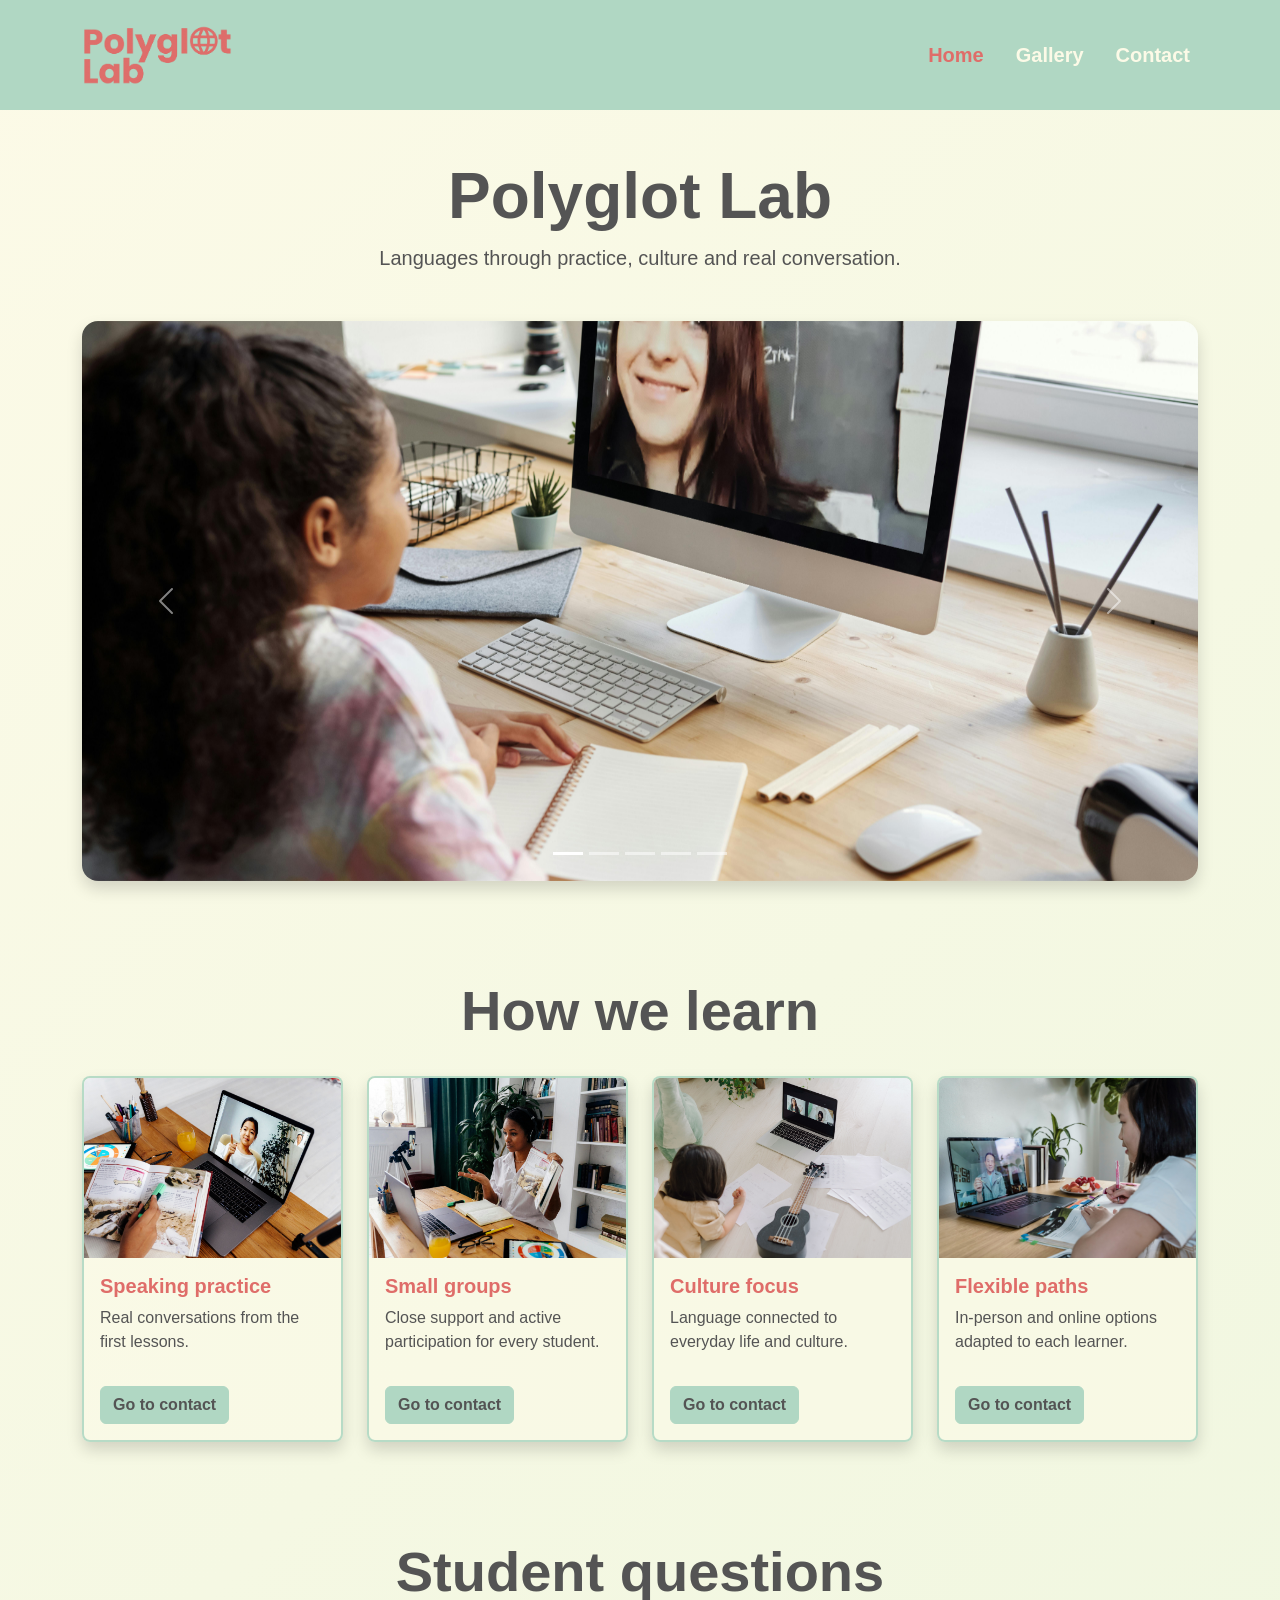
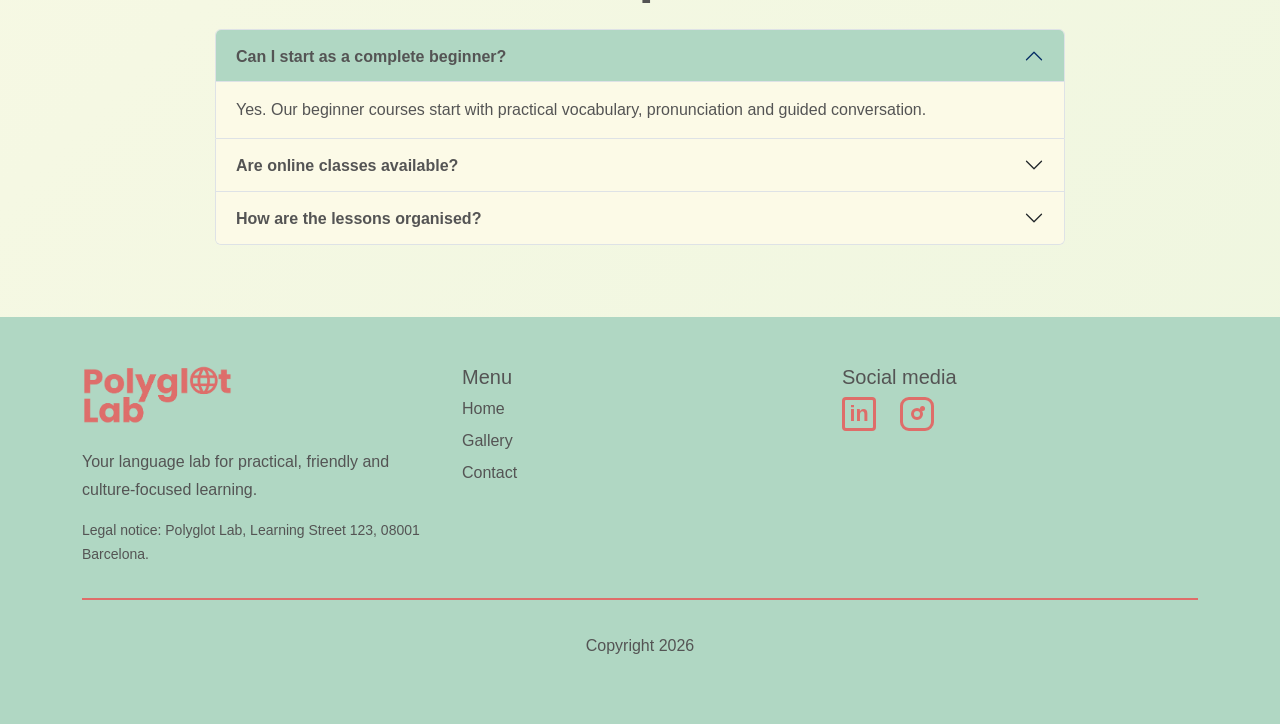
<file: index.html>
<!DOCTYPE html>
<html lang="en">
  <head>
    <meta charset="UTF-8">
    <meta name="viewport" content="width=device-width, initial-scale=1.0">
    <title>Polyglot Lab</title>
    <link
      href="https://cdn.jsdelivr.net/npm/bootstrap@5.3.3/dist/css/bootstrap.min.css"
      rel="stylesheet"
    >
    <link rel="stylesheet" href="./CSS/style.css">
  </head>
  <body class="bg-light text-dark">
    <header class="site-header fixed-top">
      <nav class="navbar navbar-expand-lg">
        <div class="container">
          <a class="navbar-brand" href="./index.html">
            <img
              src="./assets/images/Logo_PL.png"
              alt="Polyglot Lab"
              width="794"
              height="314"
            >
          </a>
          <button
            class="navbar-toggler"
            type="button"
            data-bs-toggle="collapse"
            data-bs-target="#mainNavbar"
            aria-controls="mainNavbar"
            aria-expanded="false"
            aria-label="Toggle navigation"
          >
            <span class="navbar-toggler-icon"></span>
          </button>
          <div class="collapse navbar-collapse" id="mainNavbar">
            <ul class="navbar-nav ms-auto mb-2 mb-lg-0 pt-3 pt-lg-0 gap-lg-3">
              <li class="nav-item">
                <a class="nav-link fw-bold fs-5 active" aria-current="page" href="./index.html">Home</a>
              </li>
              <li class="nav-item">
                <a class="nav-link fw-bold fs-5" href="./views/gallery.html">Gallery</a>
              </li>
              <li class="nav-item">
                <a class="nav-link fw-bold fs-5" href="./views/contact.html">Contact</a>
              </li>
            </ul>
          </div>
        </div>
      </nav>
    </header>

    <main>
      <!-- Section 1: Bootstrap carousel con 5 imágenes -->
      <section class="py-5 d-none d-lg-block" aria-labelledby="carousel-title">
        <div class="container">
          <h1 id="carousel-title" class="display-3 fw-bold text-center text-dark">Polyglot Lab</h1>
          <p class="lead text-center mx-auto mb-5 section-subtitle">Languages through practice, culture and real conversation.</p>

          <div
            id="polyglotCarousel"
            class="carousel slide"
            data-bs-ride="carousel"
          >
            <div class="carousel-indicators">
              <button type="button" data-bs-target="#polyglotCarousel" data-bs-slide-to="0" class="active" aria-current="true" aria-label="Slide 1"></button>
              <button type="button" data-bs-target="#polyglotCarousel" data-bs-slide-to="1" aria-label="Slide 2"></button>
              <button type="button" data-bs-target="#polyglotCarousel" data-bs-slide-to="2" aria-label="Slide 3"></button>
              <button type="button" data-bs-target="#polyglotCarousel" data-bs-slide-to="3" aria-label="Slide 4"></button>
              <button type="button" data-bs-target="#polyglotCarousel" data-bs-slide-to="4" aria-label="Slide 5"></button>
            </div>
            <div class="carousel-inner rounded-4 shadow">
              <div class="carousel-item active">
                <img
                  src="./assets/images/gallery/clase1.jpg"
                  class="d-block w-100 carousel-img"
                  alt="Online language lesson"
                  width="7276"
                  height="4856"
                >
              </div>
              <div class="carousel-item">
                <img
                  src="./assets/images/gallery/clase2.jpg"
                  class="d-block w-100 carousel-img"
                  alt="Student taking language notes"
                  width="7360"
                  height="4912"
                >
              </div>
              <div class="carousel-item">
                <img
                  src="./assets/images/gallery/clase3.jpg"
                  class="d-block w-100 carousel-img"
                  alt="Children learning with books"
                  width="6000"
                  height="4000"
                >
              </div>
              <div class="carousel-item">
                <img
                  src="./assets/images/gallery/clase4.jpg"
                  class="d-block w-100 carousel-img"
                  alt="Private remote language class"
                  width="6655"
                  height="4437"
                >
              </div>
              <div class="carousel-item">
                <img
                  src="./assets/images/gallery/clase5.jpg"
                  class="d-block w-100 carousel-img"
                  alt="Digital language lab"
                  width="6075"
                  height="4050"
                >
              </div>
            </div>
            <button class="carousel-control-prev" type="button" data-bs-target="#polyglotCarousel" data-bs-slide="prev">
              <span class="carousel-control-prev-icon" aria-hidden="true"></span>
              <span class="visually-hidden">Previous</span>
            </button>
            <button class="carousel-control-next" type="button" data-bs-target="#polyglotCarousel" data-bs-slide="next">
              <span class="carousel-control-next-icon" aria-hidden="true"></span>
              <span class="visually-hidden">Next</span>
            </button>
          </div>
        </div>
      </section>

      <!-- Section 2: 4 Bootstrap cards -->
      <section class="py-5" aria-labelledby="cards-title">
        <div class="container">
          <h2 id="cards-title" class="display-4 fw-bold text-center text-dark">How we learn</h2>
          <div class="row g-4 mt-2">
            <div class="col-12 col-sm-6 col-lg-3">
              <article class="card h-100 overflow-hidden rounded-3 shadow learning-card">
                <img
                  src="./assets/images/gallery/clase6.jpg"
                  class="card-img-top learning-card-img"
                  alt="Student joining an online speaking lesson"
                  width="4000"
                  height="2667"
                >
                <div class="card-body">
                  <h3 class="card-title h5 text-danger fw-bold">Speaking practice</h3>
                  <p class="card-text">Real conversations from the first lessons.</p>
                  <a class="btn btn-success mt-3" href="./views/contact.html">Go to contact</a>
                </div>
              </article>
            </div>
            <div class="col-12 col-sm-6 col-lg-3">
              <article class="card h-100 overflow-hidden rounded-3 shadow learning-card">
                <img
                  src="./assets/images/gallery/clase7.jpg"
                  class="card-img-top learning-card-img"
                  alt="Teacher supporting a small online group"
                  width="4000"
                  height="2667"
                >
                <div class="card-body">
                  <h3 class="card-title h5 text-danger fw-bold">Small groups</h3>
                  <p class="card-text">Close support and active participation for every student.</p>
                  <a class="btn btn-success mt-3" href="./views/contact.html">Go to contact</a>
                </div>
              </article>
            </div>
            <div class="col-12 col-sm-6 col-lg-3">
              <article class="card h-100 overflow-hidden rounded-3 shadow learning-card">
                <img
                  src="./assets/images/gallery/clase8.jpg"
                  class="card-img-top learning-card-img"
                  alt="Creative language activity with music"
                  width="7952"
                  height="5304"
                >
                <div class="card-body">
                  <h3 class="card-title h5 text-danger fw-bold">Culture focus</h3>
                  <p class="card-text">Language connected to everyday life and culture.</p>
                  <a class="btn btn-success mt-3" href="./views/contact.html">Go to contact</a>
                </div>
              </article>
            </div>
            <div class="col-12 col-sm-6 col-lg-3">
              <article class="card h-100 overflow-hidden rounded-3 shadow learning-card">
                <img
                  src="./assets/images/gallery/clase9.jpg"
                  class="card-img-top learning-card-img"
                  alt="Remote language lesson adapted to the student"
                  width="6000"
                  height="4000"
                >
                <div class="card-body">
                  <h3 class="card-title h5 text-danger fw-bold">Flexible paths</h3>
                  <p class="card-text">In-person and online options adapted to each learner.</p>
                  <a class="btn btn-success mt-3" href="./views/contact.html">Go to contact</a>
                </div>
              </article>
            </div>
          </div>
        </div>
      </section>

      <!-- Section 3: Bootstrap accordion -->
      <section class="py-5 d-none d-lg-block" aria-labelledby="bootstrap-title">
        <div class="container">
          <h2 id="bootstrap-title" class="display-4 fw-bold text-center text-dark">Student questions</h2>
          <div class="accordion mx-auto mt-4" id="studentQuestions">
            <div class="accordion-item">
              <h3 class="accordion-header">
                <button class="accordion-button" type="button" data-bs-toggle="collapse" data-bs-target="#questionOne" aria-expanded="true" aria-controls="questionOne">
                  Can I start as a complete beginner?
                </button>
              </h3>
              <div id="questionOne" class="accordion-collapse collapse show" data-bs-parent="#studentQuestions">
                <div class="accordion-body">
                  Yes. Our beginner courses start with practical vocabulary, pronunciation and guided conversation.
                </div>
              </div>
            </div>
            <div class="accordion-item">
              <h3 class="accordion-header">
                <button class="accordion-button collapsed" type="button" data-bs-toggle="collapse" data-bs-target="#questionTwo" aria-expanded="false" aria-controls="questionTwo">
                  Are online classes available?
                </button>
              </h3>
              <div id="questionTwo" class="accordion-collapse collapse" data-bs-parent="#studentQuestions">
                <div class="accordion-body">
                  Yes. Students can learn online or in person depending on availability and learning goals.
                </div>
              </div>
            </div>
            <div class="accordion-item">
              <h3 class="accordion-header">
                <button class="accordion-button collapsed" type="button" data-bs-toggle="collapse" data-bs-target="#questionThree" aria-expanded="false" aria-controls="questionThree">
                  How are the lessons organised?
                </button>
              </h3>
              <div id="questionThree" class="accordion-collapse collapse" data-bs-parent="#studentQuestions">
                <div class="accordion-body">
                  Each lesson combines speaking, listening, vocabulary and cultural context.
                </div>
              </div>
            </div>
          </div>
        </div>
      </section>
    </main>

    <!-- Footer -->
    <footer class="site-footer py-5 mt-4">
      <div class="container">
        <div class="row gy-4">
          <div class="col-12 col-lg-4">
            <img
              class="footer-logo mb-4"
              src="./assets/images/Logo_PL.png"
              alt="Polyglot Lab"
              width="794"
              height="314"
            >
            <p>Your language lab for practical, friendly and culture-focused learning.</p>
            <p class="small mb-0">Legal notice: Polyglot Lab, Learning Street 123, 08001 Barcelona.</p>
          </div>
          <div class="col-12 col-sm-6 col-lg-4">
            <h2 class="h5">Menu</h2>
            <nav class="nav flex-column gap-2 footer-nav">
              <a class="link-dark text-decoration-none" href="./index.html">Home</a>
              <a class="link-dark text-decoration-none" href="./views/gallery.html">Gallery</a>
              <a class="link-dark text-decoration-none" href="./views/contact.html">Contact</a>
            </nav>
          </div>
          <div class="col-12 col-sm-6 col-lg-4">
            <h2 class="h5">Social media</h2>
            <div class="d-flex gap-4 social-links">
              <a href="https://www.linkedin.com/" aria-label="LinkedIn">
                <span class="social-icon social-icon-linkedin" aria-hidden="true">in</span>
              </a>
              <a href="https://www.instagram.com/" aria-label="Instagram">
                <span class="social-icon social-icon-instagram" aria-hidden="true"></span>
              </a>
            </div>
          </div>
        </div>
        <p class="footer-copy">Copyright 2026</p>
      </div>
    </footer>

    <script src="https://cdn.jsdelivr.net/npm/bootstrap@5.3.3/dist/js/bootstrap.bundle.min.js"></script>
  </body>
</html>
</file>
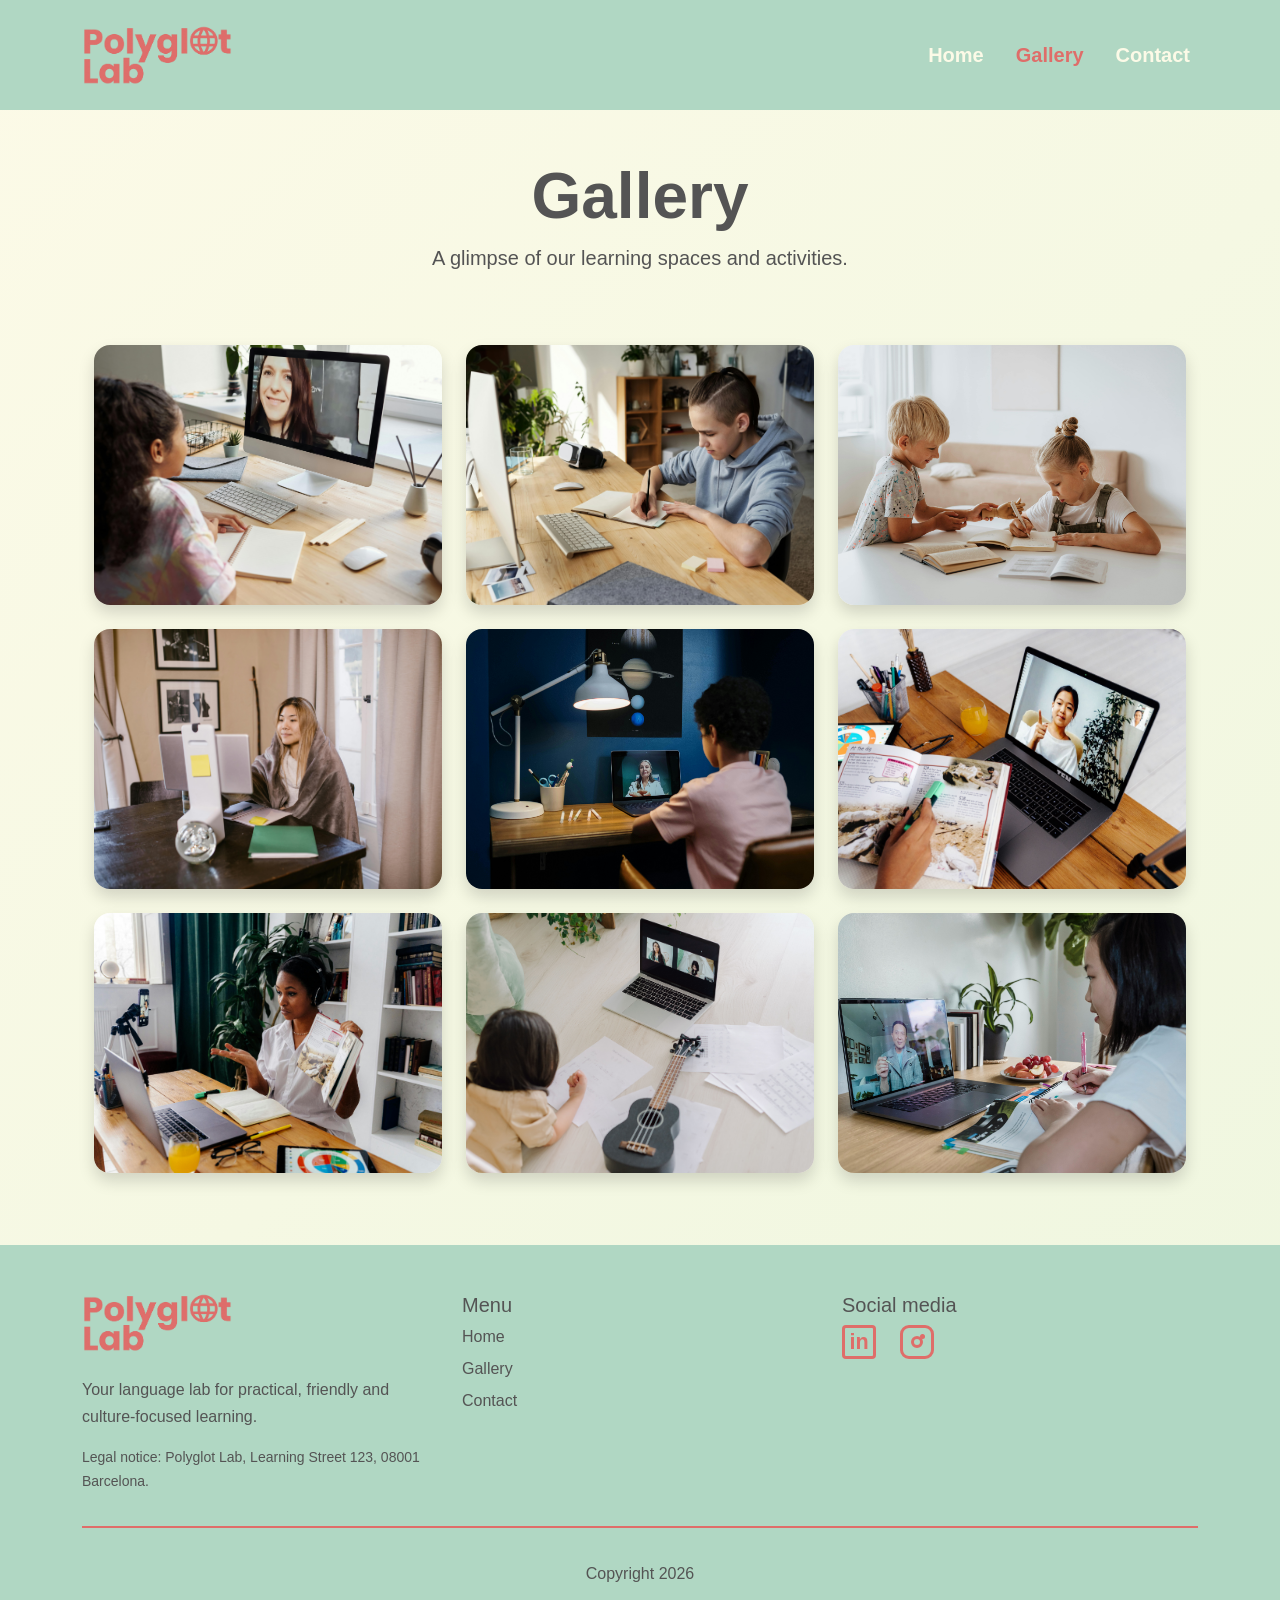
<file: views/gallery.html>
<!DOCTYPE html>
<html lang="en">
  <head>
    <meta charset="UTF-8">
    <meta name="viewport" content="width=device-width, initial-scale=1.0">
    <title>Gallery | Polyglot Lab</title>
    <link
      href="https://cdn.jsdelivr.net/npm/bootstrap@5.3.3/dist/css/bootstrap.min.css"
      rel="stylesheet"
    >
    <link rel="stylesheet" href="../CSS/style.css">
  </head>
  <body class="bg-light text-dark">
    <header class="site-header fixed-top">
      <nav class="navbar navbar-expand-lg">
        <div class="container">
          <a class="navbar-brand" href="../index.html">
            <img
              src="../assets/images/Logo_PL.png"
              alt="Polyglot Lab"
              width="794"
              height="314"
            >
          </a>
          <button
            class="navbar-toggler"
            type="button"
            data-bs-toggle="collapse"
            data-bs-target="#mainNavbar"
            aria-controls="mainNavbar"
            aria-expanded="false"
            aria-label="Toggle navigation"
          >
            <span class="navbar-toggler-icon"></span>
          </button>
          <div class="collapse navbar-collapse" id="mainNavbar">
            <ul class="navbar-nav ms-auto mb-2 mb-lg-0 pt-3 pt-lg-0 gap-lg-3">
              <li class="nav-item">
                <a class="nav-link fw-bold fs-5" href="../index.html">Home</a>
              </li>
              <li class="nav-item">
                <a class="nav-link fw-bold fs-5 active" aria-current="page" href="./gallery.html">Gallery</a>
              </li>
              <li class="nav-item">
                <a class="nav-link fw-bold fs-5" href="./contact.html">Contact</a>
              </li>
            </ul>
          </div>
        </div>
      </nav>
    </header>

    <main>
      <!-- Responsive gallery -->
      <section class="py-5" aria-labelledby="gallery-title">
        <div class="container">
          <h1 id="gallery-title" class="display-3 fw-bold text-center text-dark">Gallery</h1>
          <p class="lead text-center mx-auto mb-5 section-subtitle">A glimpse of our learning spaces and activities.</p>

          <div id="gallery" class="row g-4 gallery-grid">
            <div class="col-12 col-sm-6 col-lg-4">
              <figure class="gallery-item overflow-hidden rounded-4 shadow">
                <img class="w-100" src="../assets/images/gallery/clase1.jpg" alt="Online language class" width="7276" height="4856">
              </figure>
            </div>
            <div class="col-12 col-sm-6 col-lg-4">
              <figure class="gallery-item overflow-hidden rounded-4 shadow">
                <img class="w-100" src="../assets/images/gallery/clase2.jpg" alt="Student studying languages" width="7360" height="4912">
              </figure>
            </div>
            <div class="col-12 col-sm-6 col-lg-4">
              <figure class="gallery-item overflow-hidden rounded-4 shadow">
                <img class="w-100" src="../assets/images/gallery/clase3.jpg" alt="Children reading together" width="6000" height="4000">
              </figure>
            </div>
            <div class="col-12 col-sm-6 col-lg-4">
              <figure class="gallery-item overflow-hidden rounded-4 shadow">
                <img class="w-100" src="../assets/images/gallery/clase4.jpg" alt="Private remote lesson" width="6655" height="4437">
              </figure>
            </div>
            <div class="col-12 col-sm-6 col-lg-4">
              <figure class="gallery-item overflow-hidden rounded-4 shadow">
                <img class="w-100" src="../assets/images/gallery/clase5.jpg" alt="Digital language lab" width="6075" height="4050">
              </figure>
            </div>
            <div class="col-12 col-sm-6 col-lg-4">
              <figure class="gallery-item overflow-hidden rounded-4 shadow">
                <img class="w-100" src="../assets/images/gallery/clase6.jpg" alt="Interactive video class" width="4000" height="2667">
              </figure>
            </div>
            <div class="col-12 col-sm-6 col-lg-4">
              <figure class="gallery-item overflow-hidden rounded-4 shadow">
                <img class="w-100" src="../assets/images/gallery/clase7.jpg" alt="Teacher leading an online session" width="4000" height="2667">
              </figure>
            </div>
            <div class="col-12 col-sm-6 col-lg-4">
              <figure class="gallery-item overflow-hidden rounded-4 shadow">
                <img class="w-100" src="../assets/images/gallery/clase8.jpg" alt="Music and language activity" width="7952" height="5304">
              </figure>
            </div>
            <div class="col-12 col-sm-6 col-lg-4">
              <figure class="gallery-item overflow-hidden rounded-4 shadow">
                <img class="w-100" src="../assets/images/gallery/clase9.jpg" alt="Student in a remote language lesson" width="6000" height="4000">
              </figure>
            </div>
          </div>

          <div class="modal fade" id="galleryModal" tabindex="-1" aria-hidden="true">
            <div class="modal-dialog modal-dialog-centered modal-xl">
              <div class="modal-content bg-transparent border-0">
                <div class="modal-body p-0 text-end">
                  <button
                    type="button"
                    class="btn-close btn-close-white mb-3"
                    data-bs-dismiss="modal"
                    aria-label="Close image preview"
                  ></button>
                  <img
                    id="galleryModalImg"
                    class="img-fluid rounded-4 shadow"
                    src="../assets/images/gallery/clase1.jpg"
                    alt="Enlarged gallery image"
                    width="7276"
                    height="4856"
                  >
                </div>
              </div>
            </div>
          </div>
        </div>
      </section>
    </main>

    <!-- Footer -->
    <footer class="site-footer py-5 mt-4">
      <div class="container">
        <div class="row gy-4">
          <div class="col-12 col-lg-4">
            <img
              class="footer-logo mb-4"
              src="../assets/images/Logo_PL.png"
              alt="Polyglot Lab"
              width="794"
              height="314"
            >
            <p>Your language lab for practical, friendly and culture-focused learning.</p>
            <p class="small mb-0">Legal notice: Polyglot Lab, Learning Street 123, 08001 Barcelona.</p>
          </div>
          <div class="col-12 col-sm-6 col-lg-4">
            <h2 class="h5">Menu</h2>
            <nav class="nav flex-column gap-2 footer-nav">
              <a class="link-dark text-decoration-none" href="../index.html">Home</a>
              <a class="link-dark text-decoration-none" href="./gallery.html">Gallery</a>
              <a class="link-dark text-decoration-none" href="./contact.html">Contact</a>
            </nav>
          </div>
          <div class="col-12 col-sm-6 col-lg-4">
            <h2 class="h5">Social media</h2>
            <div class="d-flex gap-4 social-links">
              <a href="https://www.linkedin.com/" aria-label="LinkedIn">
                <span class="social-icon social-icon-linkedin" aria-hidden="true">in</span>
              </a>
              <a href="https://www.instagram.com/" aria-label="Instagram">
                <span class="social-icon social-icon-instagram" aria-hidden="true"></span>
              </a>
            </div>
          </div>
        </div>
        <p class="footer-copy">Copyright 2026</p>
      </div>
    </footer>

    <script src="https://cdn.jsdelivr.net/npm/bootstrap@5.3.3/dist/js/bootstrap.bundle.min.js"></script>
    <script src="../js/gallery.js"></script>
  </body>
</html>
</file>
<file: CSS/style.css>
:root {
  /* color palette */
  --cream: #fcfae7;
  --cream-soft: #eef6df;
  --mint: #b0d7c3;
  --coral: #df6d69;
  --ink: #545454;
  --header-height: 110px;
  --bs-success-rgb: 176, 215, 195;
  --bs-danger-rgb: 223, 109, 105;
  --bs-light-rgb: 252, 250, 231;
  --bs-dark-rgb: 84, 84, 84;
  --bs-body-color: var(--ink);
  --bs-body-bg: var(--cream);
  --cream-glass: rgba(252, 250, 231, 0.58);
  --cream-glass-soft: rgba(252, 250, 231, 0.52);
  --cream-glass-light: rgba(252, 250, 231, 0.38);
  --shadow-soft: rgba(84, 84, 84, 0.12);
  --mint-border: rgba(176, 215, 195, 0.9);
  --ink-border-soft: rgba(84, 84, 84, 0.35);
  --ink-border: rgba(84, 84, 84, 0.45);
  --coral-focus: rgba(223, 109, 105, 0.25);
}

body {
  min-height: 100vh;
  padding-top: var(--header-height);
  background: linear-gradient(135deg, var(--cream) 0%, var(--cream-soft) 100%);
  font-family: Arial, Helvetica, sans-serif;
}

a {
  color: inherit;
}

.site-header {
  background-color: var(--mint);
}

.navbar {
  min-height: var(--header-height);
}

.navbar-brand img,
.footer-logo {
  display: block;
  width: 150px;
  height: auto;
}

.navbar-nav .nav-link {
  color: var(--cream);
}

.navbar-nav .nav-link:hover,
.navbar-nav .nav-link:focus,
.navbar-nav .nav-link.active {
  color: var(--coral);
}

.navbar-toggler {
  border-color: var(--ink-border-soft);
}

.navbar-toggler-icon {
  background-image: url("data:image/svg+xml,%3csvg xmlns='http://www.w3.org/2000/svg' viewBox='0 0 30 30'%3e%3cpath stroke='%23545454' stroke-linecap='round' stroke-miterlimit='10' stroke-width='2' d='M4 7h22M4 15h22M4 23h22'/%3e%3c/svg%3e");
}

.section-subtitle {
  max-width: 680px;
}

.carousel-img {
  height: min(56vw, 560px);
  min-height: 280px;
  object-fit: cover;
}

.learning-card {
  /* Cards */
  border: 2px solid var(--mint-border);
  background-color: var(--cream-glass);
}

.learning-card-img {
  height: 180px;
  object-fit: cover;
}

.accordion {
  max-width: 850px;
}

.accordion-button {
  font-weight: 700;
}

.accordion-button:not(.collapsed) {
  color: var(--ink);
  background-color: var(--mint);
}

.accordion-button:focus {
  border-color: var(--coral);
  box-shadow: 0 0 0 0.25rem var(--coral-focus);
}

.gallery-grid {
  max-width: 1140px;
  margin: 0 auto;
}

.gallery-item {
  margin: 0;
  background-color: var(--cream);
}

.gallery-item img {
  display: block;
  width: 100%;
  height: 260px;
  object-fit: cover;
  transition: transform 0.25s ease, filter 0.25s ease;
}

.gallery-item img:hover {
  /* hover effect */
  transform: scale(1.06);
  filter: saturate(1.12) contrast(1.05);
}

.contact-hero-image,
.contact-form,
.map-card {
  box-shadow: 0 12px 28px var(--shadow-soft);
}

.contact-hero-image {
  max-height: 340px;
  object-fit: cover;
}

.contact-form {
  color: var(--cream);
  background-color: var(--coral);
}

.contact-form .form-control {
  border: 0;
  border-bottom: 2px solid var(--ink-border);
  border-radius: 0;
  background-color: transparent;
}

.contact-form .form-control:focus {
  border-color: var(--cream);
  box-shadow: none;
}

.contact-form .form-control.is-invalid,
.contact-form .was-validated .form-control:invalid {
  border-color: var(--cream);
  background-image: none;
}

.contact-form .form-control.is-valid,
.contact-form .was-validated .form-control:valid {
  border-color: var(--mint);
  background-image: none;
}

.map-card {
  background-color: var(--cream-glass-soft);
}

.btn-success {
  --bs-btn-color: var(--ink);
  --bs-btn-bg: var(--mint);
  --bs-btn-border-color: var(--mint);
  --bs-btn-hover-color: var(--ink);
  --bs-btn-hover-bg: var(--cream);
  --bs-btn-hover-border-color: var(--cream);
  --bs-btn-focus-shadow-rgb: 176, 215, 195;
  font-weight: 700;
}

.btn-outline-light {
  --bs-btn-color: var(--cream);
  --bs-btn-border-color: var(--cream);
  --bs-btn-hover-color: var(--ink);
  --bs-btn-hover-bg: var(--cream);
  --bs-btn-hover-border-color: var(--cream);
  font-weight: 700;
}

.map-frame {
  /* Leaflet map container */
  width: 100%;
  min-height: 520px;
  border: 3px solid var(--coral);
  border-radius: 12px;
  overflow: hidden;
}

.leaflet-routing-container {
  max-height: 180px;
  overflow: auto;
  font-size: 0.85rem;
}

.site-footer {
  background-color: var(--mint);
}

.site-footer p {
  line-height: 1.7;
}

.footer-nav a:hover {
  color: var(--cream);
}

.social-links a {
  text-decoration: none;
}

.social-icon {
  display: inline-flex;
  width: 34px;
  height: 34px;
  align-items: center;
  justify-content: center;
  color: var(--coral);
  border: 3px solid var(--coral);
  font-weight: 800;
}

.social-icon-linkedin {
  border-radius: 4px;
  font-size: 1.35rem;
  line-height: 1;
}

.social-icon-instagram {
  position: relative;
  border-radius: 9px;
}

.social-icon-instagram::before {
  content: "";
  width: 12px;
  height: 12px;
  border: 3px solid var(--coral);
  border-radius: 50%;
}

.social-icon-instagram::after {
  content: "";
  position: absolute;
  top: 6px;
  right: 6px;
  width: 5px;
  height: 5px;
  border-radius: 50%;
  background-color: var(--coral);
}

.footer-copy {
  margin-top: 2rem;
  padding-top: 2rem;
  border-top: 2px solid var(--coral);
  text-align: center;
}

@media (max-width: 991.98px) {
  :root {
    --header-height: 92px;
  }

  .navbar {
    min-height: auto;
    padding: 1rem 0;
  }

  .navbar > .container {
    align-items: center;
  }

  .navbar-toggler {
    order: 1;
  }

  .navbar-brand {
    order: 2;
    margin-right: 0;
    margin-left: auto;
  }

  .navbar-brand img {
    width: 120px;
  }

  .navbar-collapse {
    order: 3;
    flex-basis: 100%;
  }

  .navbar-nav .nav-link {
    color: var(--cream);
  }

  .navbar-nav .nav-link:focus,
  .navbar-nav .nav-link:hover,
  .navbar-nav .nav-link.active {
    color: var(--coral);
  }

  .gallery-item img {
    height: 240px;
  }

  .map-frame {
    min-height: 420px;
  }
}

@media (max-width: 575.98px) {
  .carousel-img {
    height: 300px;
  }

  .gallery-item img {
    height: 220px;
  }

  .map-frame {
    min-height: 360px;
  }
}
</file>
